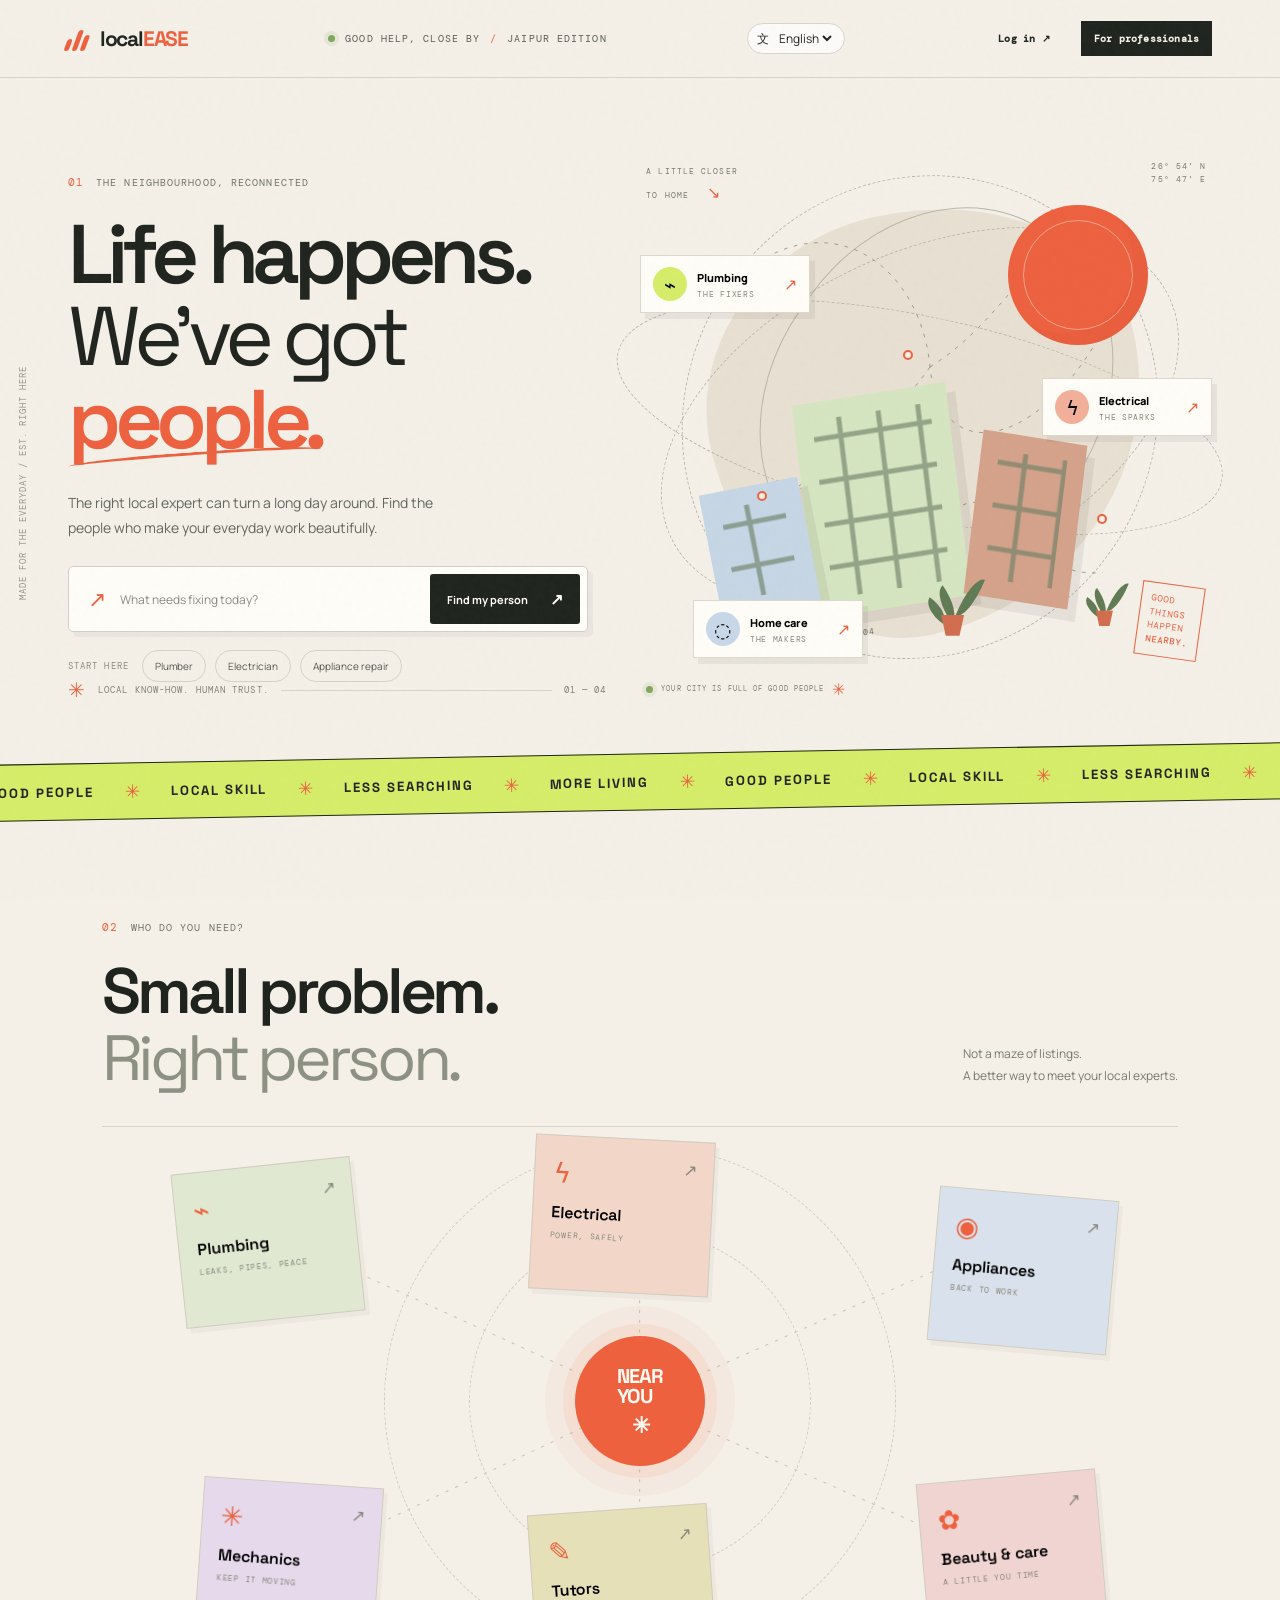
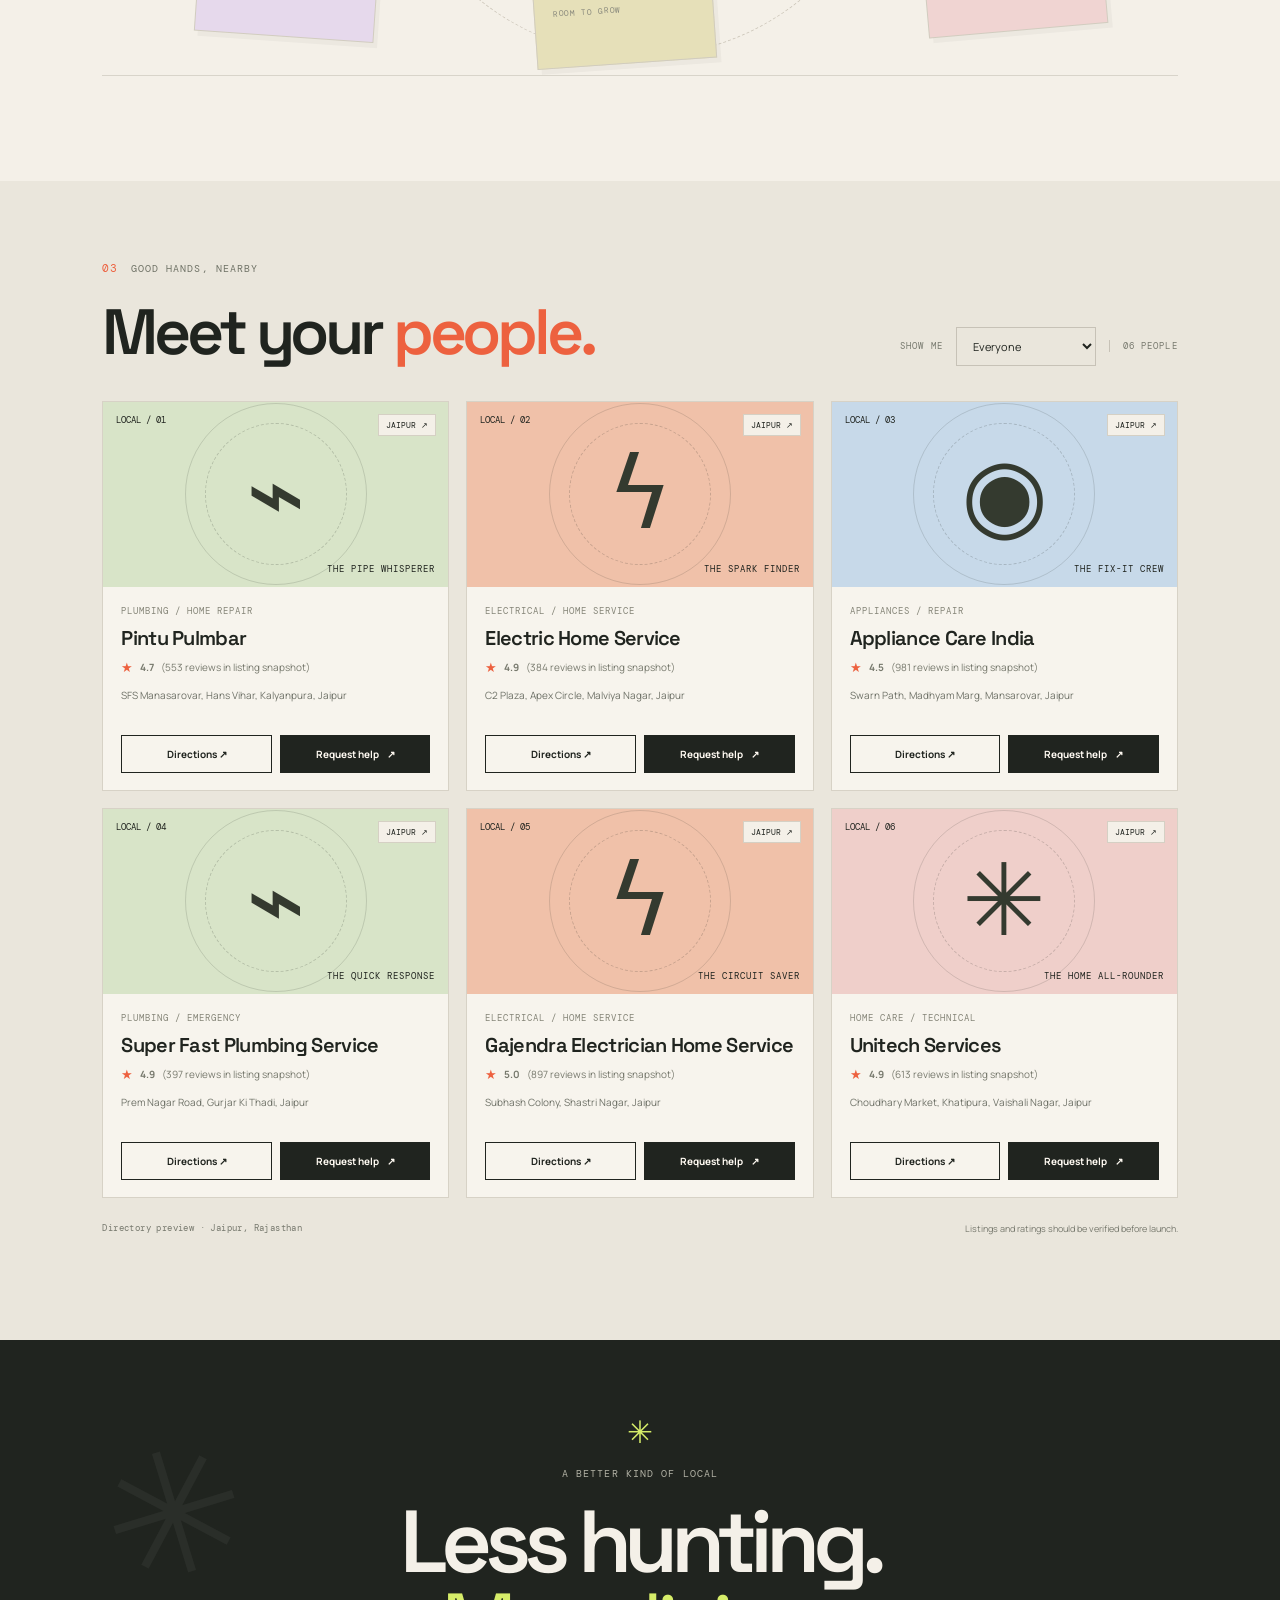
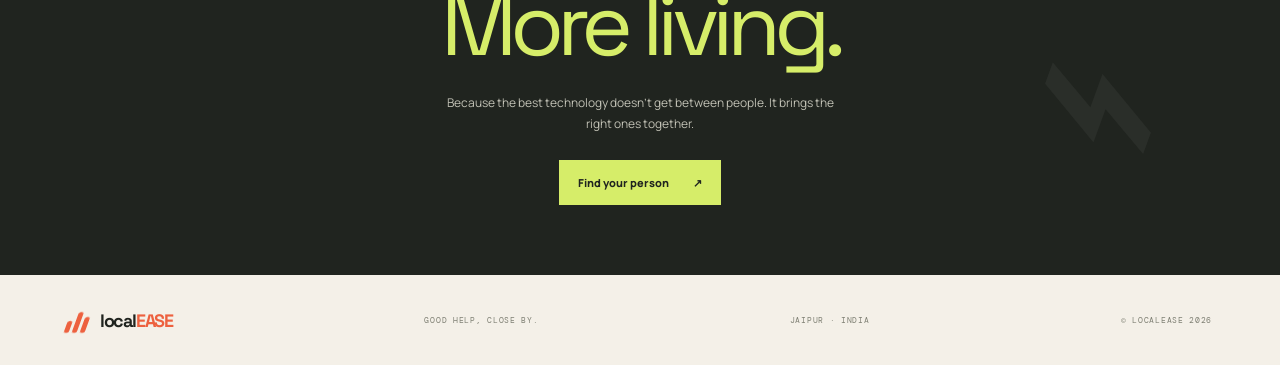
<file: index.html>
<!doctype html>
<html lang="en">
<head>
  <meta charset="UTF-8">
  <meta name="viewport" content="width=device-width, initial-scale=1">
  <meta name="theme-color" content="#f4f0e8">
  <title>LocalEASE — Your city, in good hands.</title>
  <link rel="preconnect" href="https://fonts.googleapis.com">
  <link rel="preconnect" href="https://fonts.gstatic.com" crossorigin>
  <link href="https://fonts.googleapis.com/css2?family=DM+Mono:wght@400;500&family=Manrope:wght@400;500;600;700;800&family=Space+Grotesk:wght@400;500;600;700&display=swap" rel="stylesheet">
  <link rel="stylesheet" href="style.css">
<script src="locale.js" defer></script></head>
<body>
  <div class="grain" aria-hidden="true"></div>
  <header class="topbar">
    <a class="wordmark" href="#" aria-label="LocalEASE home"><span class="logo-mark"><i></i><i></i><i></i></span>local<span>EASE</span></a>
    <div class="top-note"><span class="live-dot"></span> GOOD HELP, CLOSE BY <span class="slash">/</span> JAIPUR EDITION</div>
    <label class="language-picker" aria-label="Choose language"><span>文</span><select id="languageSelect" aria-label="Choose language"><option value="en">English</option><option value="hi">हिन्दी</option></select></label>
    <nav class="home-auth-links" aria-label="Account navigation"><a href="login.html">Log in ↗</a><a href="professional-register.html">For professionals</a></nav>
    <button class="menu-button" id="menuButton" aria-label="Open menu"><span></span><span></span></button>
  </header>

  <main>
    <section class="hero">
      <div class="hero-copy">
        <p class="eyebrow reveal"><span class="eyebrow-index">01</span> THE NEIGHBOURHOOD, RECONNECTED</p>
        <h1 class="hero-title reveal">Life happens.<br><span class="title-line">We've got</span> <span class="scribble-word">people.</span></h1>
        <p class="hero-sub reveal">The right local expert can turn a long day around. Find the people who make your everyday work beautifully.</p>
        <div class="search-wrap reveal">
          <span class="search-icon">↗</span>
          <input id="searchInput" type="search" placeholder="What needs fixing today?" aria-label="Search for a service">
          <button id="searchButton" class="search-button">Find my person <span>↗</span></button>
        </div>
        <div class="popular reveal"><span>START HERE</span><button data-query="Plumber">Plumber</button><button data-query="Electrician">Electrician</button><button data-query="Appliance">Appliance repair</button></div>
        <div class="hero-foot reveal"><span class="foot-star">✳</span><span>LOCAL KNOW-HOW. HUMAN TRUST.</span><span class="foot-rule"></span><span>01 — 04</span></div>
      </div>

      <div class="hero-art" id="heroArt" aria-label="Animated abstract illustration of a connected neighborhood">
        <div class="art-caption caption-top">A LITTLE CLOSER<br>TO HOME <span>↘</span></div>
        <div class="orbit orbit-one"></div><div class="orbit orbit-two"></div><div class="orbit orbit-three"></div>
        <svg class="connection-lines" viewBox="0 0 560 600" role="img" aria-label="Lines connecting neighborhood helpers">
          <path d="M95 135 C190 65 280 135 290 240 S400 330 470 210"/>
          <path d="M100 410 C170 320 260 420 320 390 S390 470 475 460"/>
          <path d="M290 240 C240 310 200 320 100 410"/>
          <path d="M290 240 C370 190 395 110 455 105"/>
        </svg>
        <div class="sun-disc"></div>
        <div class="art-building building-a"><span class="window-grid"></span><span class="building-label">HOME / 04</span></div>
        <div class="art-building building-b"><span class="window-grid"></span></div>
        <div class="art-building building-c"><span class="window-grid"></span></div>
        <div class="art-plant plant-a"><i></i><i></i><i></i><b></b></div>
        <div class="art-plant plant-b"><i></i><i></i><i></i><b></b></div>
        <button class="float-pin pin-plumber" data-service="Plumber" aria-label="Explore plumbing services"><span class="pin-icon">⌁</span><span><b>Plumbing</b><small>THE FIXERS</small></span><em>↗</em></button>
        <button class="float-pin pin-electric" data-service="Electrician" aria-label="Explore electricians"><span class="pin-icon">ϟ</span><span><b>Electrical</b><small>THE SPARKS</small></span><em>↗</em></button>
        <button class="float-pin pin-home" data-service="Appliance" aria-label="Explore appliance repair"><span class="pin-icon">◌</span><span><b>Home care</b><small>THE MAKERS</small></span><em>↗</em></button>
        <div class="map-node node-one"></div><div class="map-node node-two"></div><div class="map-node node-three"></div>
        <div class="art-stamp">GOOD<br>THINGS<br>HAPPEN<br><span>NEARBY.</span></div>
        <div class="art-caption caption-bottom"><span class="caption-dot"></span> YOUR CITY IS FULL OF GOOD PEOPLE <span>✳</span></div>
        <div class="art-coordinates">26° 54' N<br>75° 47' E</div>
      </div>
      <div class="vertical-note">MADE FOR THE EVERYDAY / EST. RIGHT HERE</div>
    </section>

    <section class="ticker" aria-label="LocalEASE values"><div class="ticker-track"><span>GOOD PEOPLE</span><b>✳</b><span>LOCAL SKILL</span><b>✳</b><span>LESS SEARCHING</span><b>✳</b><span>MORE LIVING</span><b>✳</b><span>GOOD PEOPLE</span><b>✳</b><span>LOCAL SKILL</span><b>✳</b><span>LESS SEARCHING</span><b>✳</b><span>MORE LIVING</span><b>✳</b></div></section>

    <section class="services-section" id="services">
      <div class="section-heading">
        <div><p class="eyebrow"><span class="eyebrow-index">02</span> WHO DO YOU NEED?</p><h2>Small problem.<br><span>Right person.</span></h2></div>
        <p class="section-aside">Not a maze of listings.<br>A better way to meet your local experts.</p>
      </div>
      <div class="service-constellation" id="serviceConstellation">
        <button class="service-orb orb-1" data-query="Plumber"><span class="orb-symbol">⌁</span><b>Plumbing</b><small>LEAKS, PIPES, PEACE</small><span class="orb-arrow">↗</span></button>
        <button class="service-orb orb-2" data-query="Electrician"><span class="orb-symbol">ϟ</span><b>Electrical</b><small>POWER, SAFELY</small><span class="orb-arrow">↗</span></button>
        <button class="service-orb orb-3" data-query="Appliance"><span class="orb-symbol">◉</span><b>Appliances</b><small>BACK TO WORK</small><span class="orb-arrow">↗</span></button>
        <button class="service-orb orb-4" data-query="Mechanic"><span class="orb-symbol">✳</span><b>Mechanics</b><small>KEEP IT MOVING</small><span class="orb-arrow">↗</span></button>
        <button class="service-orb orb-5" data-query="Tutor"><span class="orb-symbol">✎</span><b>Tutors</b><small>ROOM TO GROW</small><span class="orb-arrow">↗</span></button>
        <button class="service-orb orb-6" data-query="Beautician"><span class="orb-symbol">✿</span><b>Beauty & care</b><small>A LITTLE YOU TIME</small><span class="orb-arrow">↗</span></button>
        <div class="constellation-center"><span>NEAR<br>YOU</span><i>✳</i></div>
        <svg class="constellation-lines" viewBox="0 0 1000 560" preserveAspectRatio="none" aria-hidden="true"><path d="M500 280 L160 110 M500 280 L500 95 M500 280 L840 115 M500 280 L180 445 M500 280 L500 465 M500 280 L830 440"/></svg>
      </div>
    </section>

    <section class="people-section" id="people">
      <div class="people-top">
        <div><p class="eyebrow"><span class="eyebrow-index">03</span> GOOD HANDS, NEARBY</p><h2>Meet your <em>people.</em></h2></div>
        <div class="people-tools"><label class="filter-label" for="categoryFilter">SHOW ME</label><select id="categoryFilter"><option value="all">Everyone</option><option value="Plumber">Plumbers</option><option value="Electrician">Electricians</option><option value="Appliance">Appliance care</option></select><span class="results-count" id="resultsCount">06 PEOPLE</span></div>
      </div>
      <div class="people-grid" id="peopleGrid" aria-live="polite"></div>
      <div class="empty-state" id="emptyState" hidden><span>✳</span><h3>No one in this little corner yet.</h3><p>Try another service or a different search.</p><button id="clearSearch">Show everyone ↗</button></div>
      <p class="directory-note">Directory preview · Jaipur, Rajasthan <span>Listings and ratings should be verified before launch.</span></p>
    </section>

    <section class="manifesto">
      <div class="manifesto-mark">✳</div>
      <p class="eyebrow">A BETTER KIND OF LOCAL</p>
      <h2>Less hunting.<br><span>More living.</span></h2>
      <p>Because the best technology doesn't get between people. It brings the right ones together.</p>
      <button class="manifesto-cta" id="backToSearch">Find your person <span>↗</span></button>
      <div class="manifesto-doodle doodle-left">✳</div><div class="manifesto-doodle doodle-right">⌁</div>
    </section>
  </main>

  <footer class="footer">
    <a class="wordmark" href="#"><span class="logo-mark"><i></i><i></i><i></i></span>local<span>EASE</span></a>
    <span>GOOD HELP, CLOSE BY.</span><span>JAIPUR · INDIA</span><span>© LOCALEASE 2026</span>
  </footer>

  <div class="modal-backdrop" id="bookingModal" role="dialog" aria-modal="true" aria-labelledby="modalTitle" hidden>
    <div class="booking-modal">
      <button class="modal-close" id="closeModal" aria-label="Close dialog">×</button>
      <p class="eyebrow">LET'S GET THIS SORTED</p><div class="modal-symbol" id="modalSymbol">✳</div>
      <h2 id="modalTitle">Meet your person.</h2><p class="modal-description" id="modalDescription">A few details, and you're on your way.</p>
      <form id="bookingForm">
        <label>Your name<input name="customerName" required placeholder="What should we call you?"></label>
        <label>What do you need?<textarea name="need" required rows="3" placeholder="Tell us a little about the job…"></textarea></label>
        <label>Preferred day<input name="date" type="date" id="bookingDate"></label>
        <button class="search-button modal-submit" type="submit">Request a callback <span>↗</span></button>
      </form>
      <p class="demo-note">Demo request only — this won't contact the provider yet.</p>
    </div>
  </div>
  <div class="toast" id="toast" role="status" aria-live="polite"></div>
  <script src="script.js"></script>
</body>
</html>
</file>
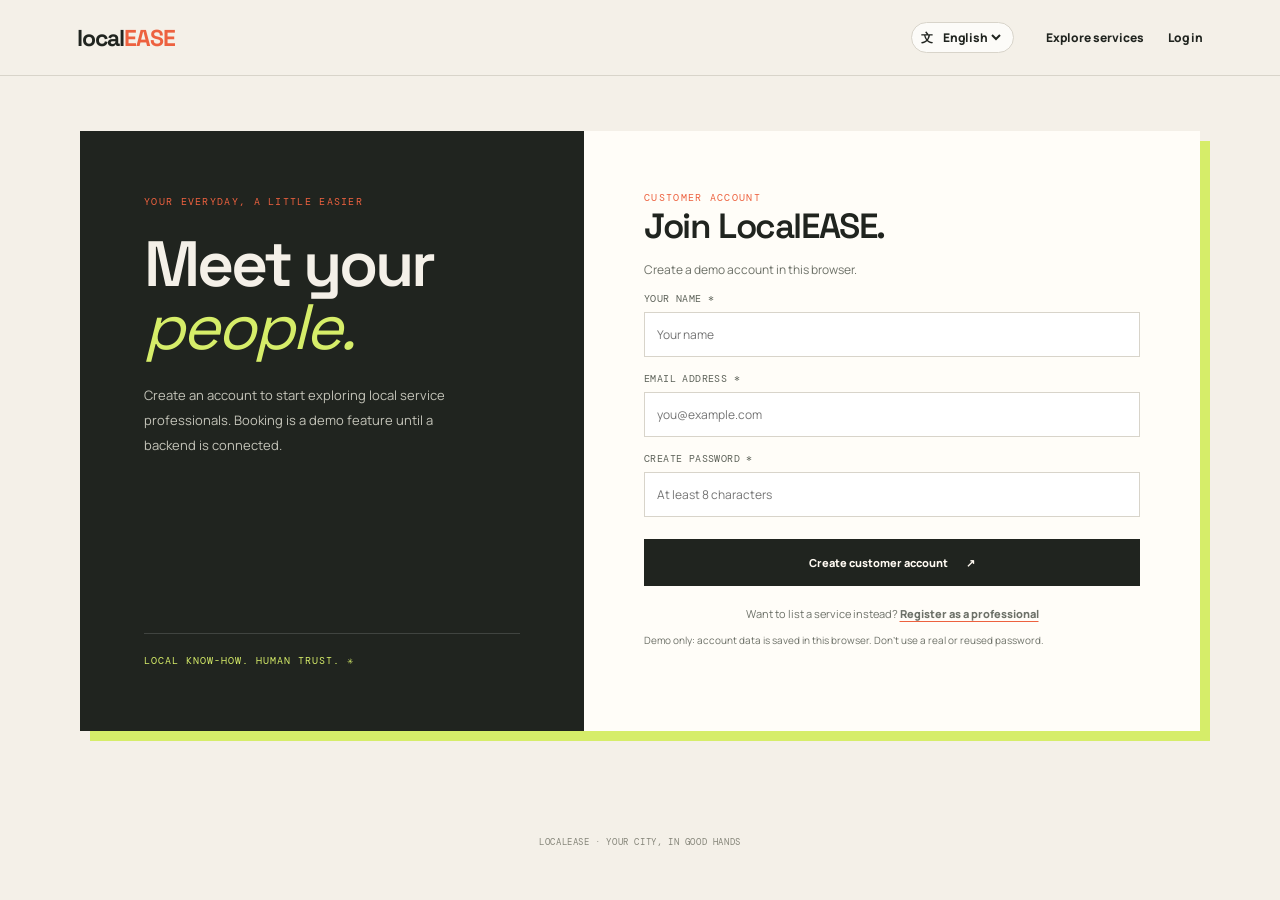
<file: customer-signup.html>
<!doctype html>
<html lang="en"><head><meta charset="utf-8"><meta name="viewport" content="width=device-width,initial-scale=1"><title>Create customer account · LocalEASE</title><link rel="stylesheet" href="auth.css"><script src="auth.js" defer></script><script src="locale.js" defer></script></head><body data-page="customer-register">
<header class="auth-nav"><a class="brand" href="index.html">local<span>EASE</span></a><nav class="nav-links"><label class="language-picker" aria-label="Choose language"><span>文</span><select id="languageSelect" aria-label="Choose language"><option value="en">English</option><option value="hi">हिन्दी</option></select></label><a href="index.html">Explore services</a><a href="login.html">Log in</a></nav></header>
<main class="auth-shell"><aside class="auth-aside"><div><div class="eyebrow">YOUR EVERYDAY, A LITTLE EASIER</div><h1>Meet your<br><em>people.</em></h1><p>Create an account to start exploring local service professionals. Booking is a demo feature until a backend is connected.</p></div><div class="aside-stamp">LOCAL KNOW-HOW. HUMAN TRUST. ✳</div></aside><section class="auth-panel"><div class="eyebrow">CUSTOMER ACCOUNT</div><h2>Join LocalEASE.</h2><p class="muted">Create a demo account in this browser.</p><div id="formNotice" aria-live="polite"></div><form id="customerRegisterForm"><div class="field"><label for="name">YOUR NAME *</label><input id="name" name="name" required maxlength="80" autocomplete="name" placeholder="Your name"></div><div class="field"><label for="email">EMAIL ADDRESS *</label><input id="email" name="email" type="email" required autocomplete="email" placeholder="you@example.com"></div><div class="field"><label for="password">CREATE PASSWORD *</label><input id="password" name="password" type="password" minlength="8" required autocomplete="new-password" placeholder="At least 8 characters"></div><button class="primary full" type="submit">Create customer account <span>↗</span></button></form><p class="auth-foot">Want to list a service instead? <a href="professional-register.html">Register as a professional</a></p><p class="file-hint">Demo only: account data is saved in this browser. Don't use a real or reused password.</p></section></main><footer class="footer-note">LOCALEASE · YOUR CITY, IN GOOD HANDS</footer>
</body></html>
</file>
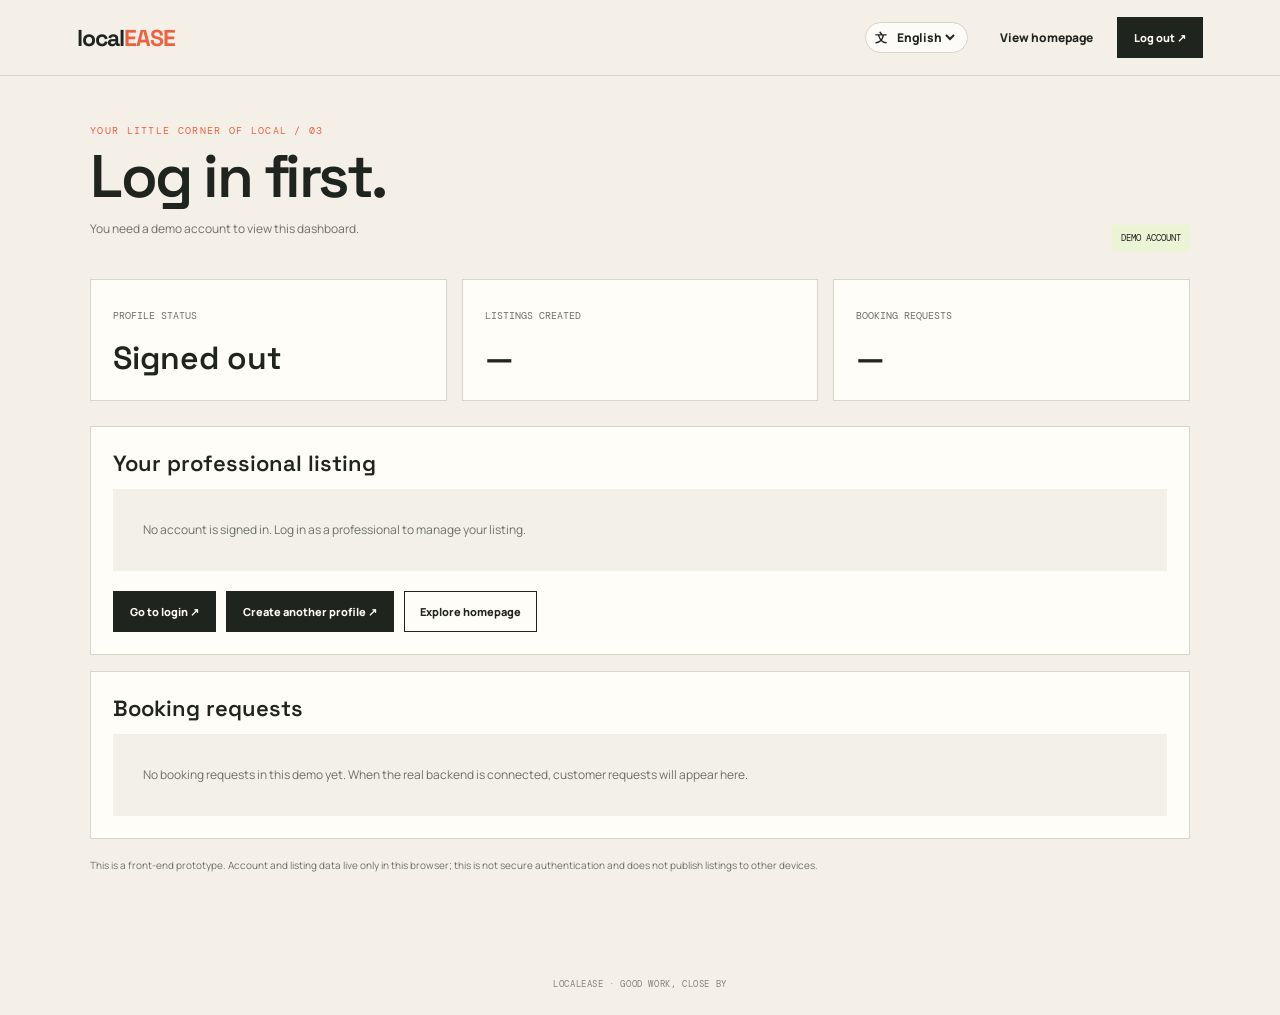
<file: dashboard.html>
<!doctype html>
<html lang="en"><head><meta charset="utf-8"><meta name="viewport" content="width=device-width,initial-scale=1"><title>Dashboard · LocalEASE</title><link rel="stylesheet" href="auth.css"><script src="auth.js" defer></script><script src="locale.js" defer></script></head><body data-page="dashboard">
<header class="auth-nav"><a class="brand" href="index.html">local<span>EASE</span></a><nav class="nav-links"><label class="language-picker" aria-label="Choose language"><span>文</span><select id="languageSelect" aria-label="Choose language"><option value="en">English</option><option value="hi">हिन्दी</option></select></label><a href="index.html">View homepage</a><button class="nav-cta" id="logoutButton" type="button">Log out ↗</button></nav></header>
<main class="page-wrap"><div class="page-heading"><div><div class="eyebrow">YOUR LITTLE CORNER OF LOCAL / 03</div><h1 id="welcomeTitle">Your dashboard.</h1><p id="welcomeCopy">Manage your profile and keep track of enquiries.</p></div><span class="status" id="accountStatus">DEMO ACCOUNT</span></div><div id="dashboardNotice" aria-live="polite"></div><div class="dashboard-grid"><div class="stat-card"><span>PROFILE STATUS</span><strong id="profileStat">Draft</strong></div><div class="stat-card"><span>LISTINGS CREATED</span><strong id="listingStat">0</strong></div><div class="stat-card"><span>BOOKING REQUESTS</span><strong id="bookingStat">0</strong></div></div><section class="content-card"><h2>Your professional listing</h2><div id="listingContent" class="empty-box">Loading your profile…</div><div class="bottom-actions"><a class="primary" href="professional-register.html">Create another profile ↗</a><a class="secondary" href="index.html">Explore homepage</a></div></section><section class="content-card" style="margin-top:16px"><h2>Booking requests</h2><div id="bookingContent" class="empty-box">No booking requests in this demo yet. When the real backend is connected, customer requests will appear here.</div></section><p class="file-hint" style="margin-top:18px">This is a front-end prototype. Account and listing data live only in this browser; this is not secure authentication and does not publish listings to other devices.</p></main><footer class="footer-note">LOCALEASE · GOOD WORK, CLOSE BY</footer>
</body></html>
</file>
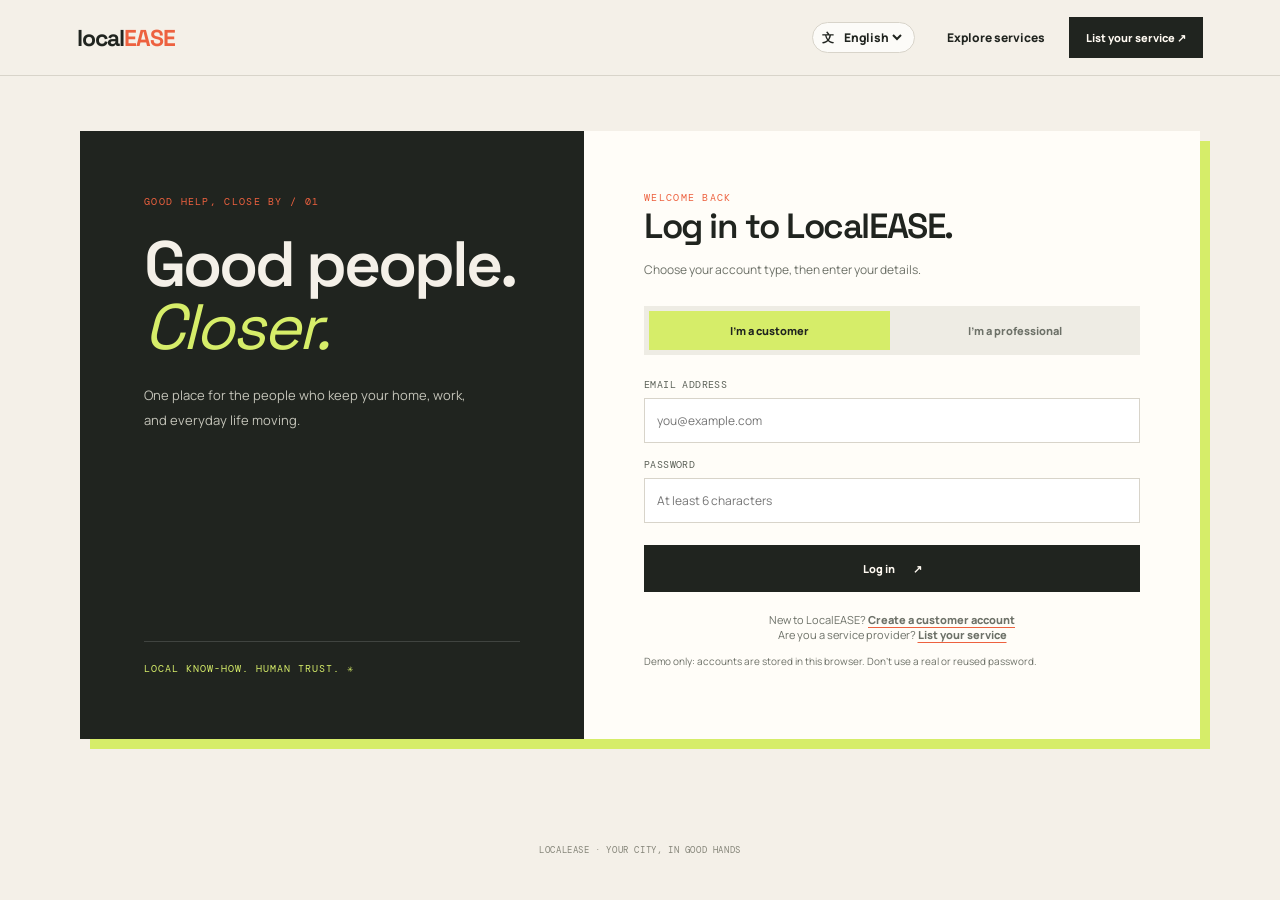
<file: login.html>
<!doctype html>
<html lang="en"><head><meta charset="utf-8"><meta name="viewport" content="width=device-width,initial-scale=1"><title>Log in · LocalEASE</title><link rel="stylesheet" href="auth.css"><script src="auth.js" defer></script><script src="locale.js" defer></script></head><body data-page="login">
<header class="auth-nav"><a class="brand" href="index.html">local<span>EASE</span></a><nav class="nav-links"><label class="language-picker" aria-label="Choose language"><span>文</span><select id="languageSelect" aria-label="Choose language"><option value="en">English</option><option value="hi">हिन्दी</option></select></label><a href="index.html">Explore services</a><a href="professional-register.html" class="nav-cta">List your service ↗</a></nav></header>
<main class="auth-shell"><aside class="auth-aside"><div><div class="eyebrow">GOOD HELP, CLOSE BY / 01</div><h1>Good people.<br><em>Closer.</em></h1><p>One place for the people who keep your home, work, and everyday life moving.</p></div><div class="aside-stamp">LOCAL KNOW-HOW. HUMAN TRUST. ✳</div></aside><section class="auth-panel"><div class="eyebrow">WELCOME BACK</div><h2>Log in to LocalEASE.</h2><p class="muted">Choose your account type, then enter your details.</p><div class="role-switch" role="group" aria-label="Account type"><button type="button" class="active" data-role="customer">I'm a customer</button><button type="button" data-role="professional">I'm a professional</button></div><div id="formNotice" aria-live="polite"></div><form id="loginForm"><div class="field"><label for="email">EMAIL ADDRESS</label><input id="email" type="email" autocomplete="email" required placeholder="you@example.com"></div><div class="field"><label for="password">PASSWORD</label><input id="password" type="password" autocomplete="current-password" minlength="6" required placeholder="At least 6 characters"></div><button class="primary full" type="submit">Log in <span>↗</span></button></form><p class="auth-foot">New to LocalEASE? <a href="customer-signup.html">Create a customer account</a><br><span>Are you a service provider? </span><a href="professional-register.html">List your service</a></p><p class="file-hint">Demo only: accounts are stored in this browser. Don't use a real or reused password.</p></section></main><footer class="footer-note">LOCALEASE · YOUR CITY, IN GOOD HANDS</footer>
</body></html>
</file>
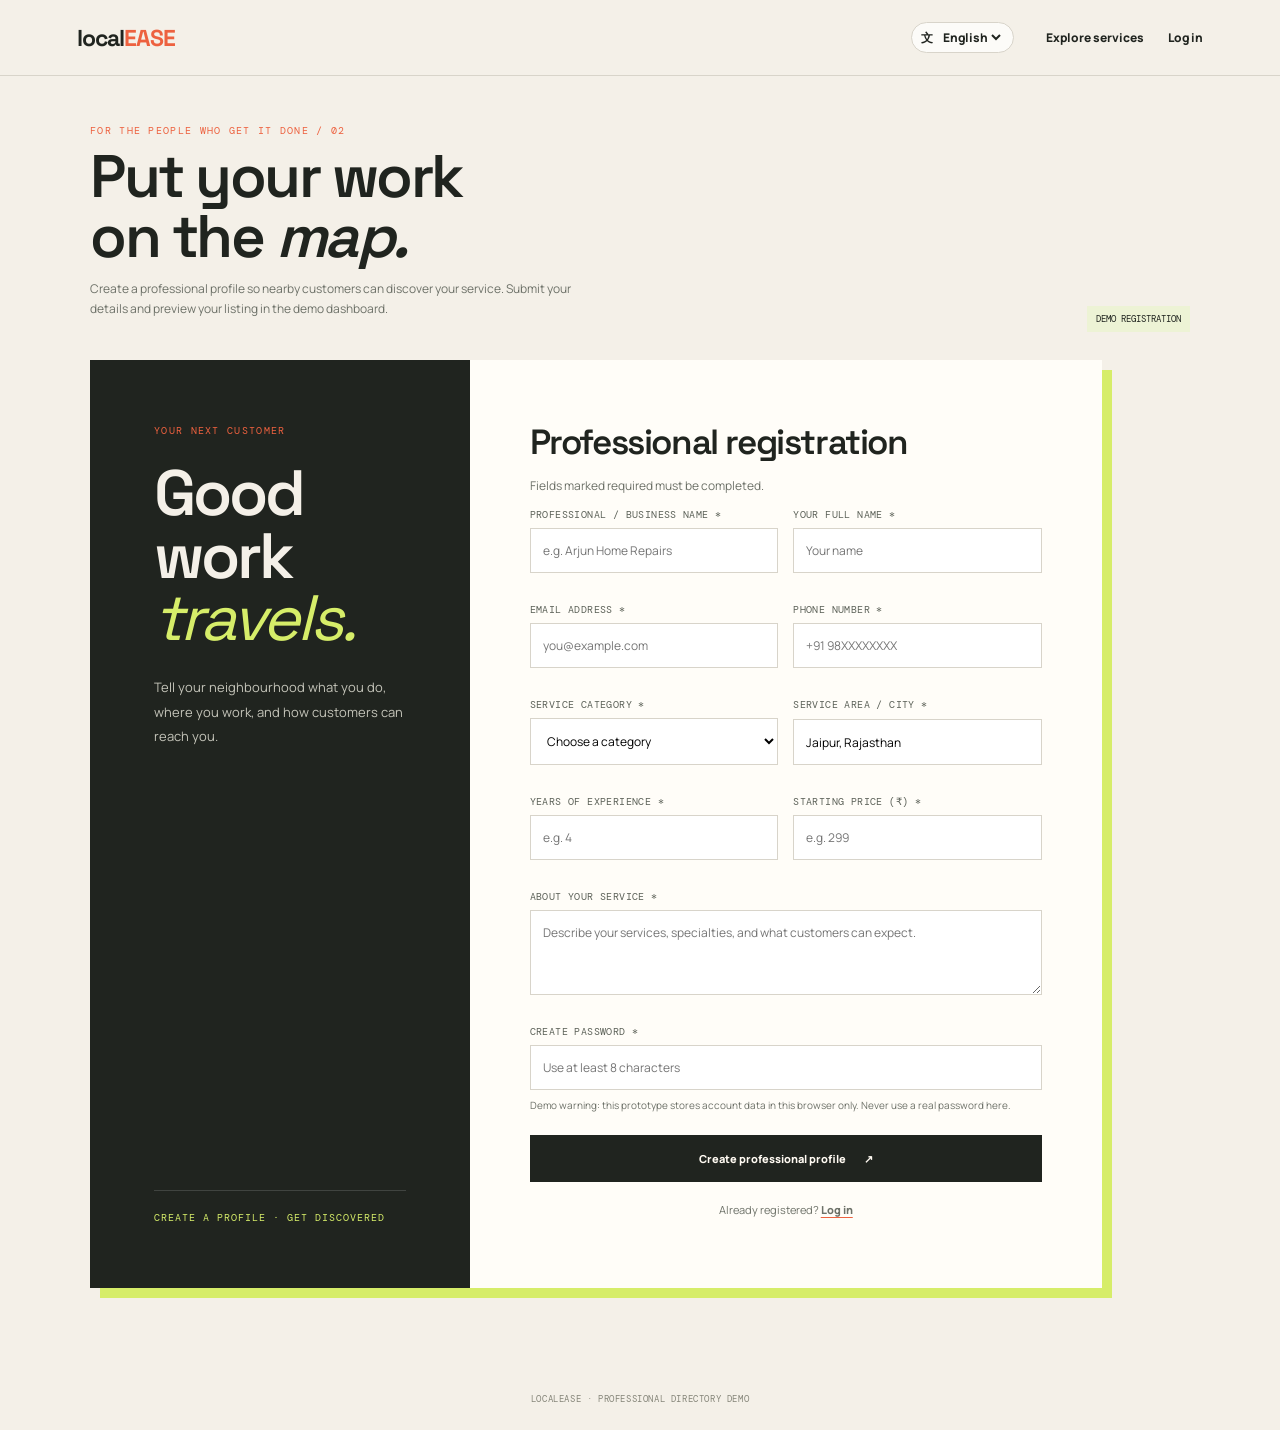
<file: professional-register.html>
<!doctype html>
<html lang="en"><head><meta charset="utf-8"><meta name="viewport" content="width=device-width,initial-scale=1"><title>List your service · LocalEASE</title><link rel="stylesheet" href="auth.css"><script src="auth.js" defer></script><script src="locale.js" defer></script></head><body data-page="register">
<header class="auth-nav"><a class="brand" href="index.html">local<span>EASE</span></a><nav class="nav-links"><label class="language-picker" aria-label="Choose language"><span>文</span><select id="languageSelect" aria-label="Choose language"><option value="en">English</option><option value="hi">हिन्दी</option></select></label><a href="index.html">Explore services</a><a href="login.html">Log in</a></nav></header>
<main class="page-wrap"><div class="page-heading"><div><div class="eyebrow">FOR THE PEOPLE WHO GET IT DONE / 02</div><h1>Put your work<br>on the <em>map.</em></h1><p>Create a professional profile so nearby customers can discover your service. Submit your details and preview your listing in the demo dashboard.</p></div><span class="status">DEMO REGISTRATION</span></div>
<div class="auth-shell" style="grid-template-columns:.75fr 1.25fr;margin:0;min-height:0"><aside class="auth-aside"><div><div class="eyebrow">YOUR NEXT CUSTOMER</div><h1>Good work<br><em>travels.</em></h1><p>Tell your neighbourhood what you do, where you work, and how customers can reach you.</p></div><div class="aside-stamp">CREATE A PROFILE · GET DISCOVERED</div></aside><section class="auth-panel"><h2>Professional registration</h2><p class="muted">Fields marked required must be completed.</p><div id="formNotice" aria-live="polite"></div>
<form id="registerForm"><div class="fields"><div class="field"><label for="businessName">PROFESSIONAL / BUSINESS NAME *</label><input id="businessName" name="businessName" required maxlength="80" placeholder="e.g. Arjun Home Repairs"></div><div class="field"><label for="ownerName">YOUR FULL NAME *</label><input id="ownerName" name="ownerName" required maxlength="80" placeholder="Your name"></div><div class="field"><label for="email">EMAIL ADDRESS *</label><input id="email" name="email" type="email" required autocomplete="email" placeholder="you@example.com"></div><div class="field"><label for="phone">PHONE NUMBER *</label><input id="phone" name="phone" type="tel" required pattern="[0-9+() -]{10,18}" placeholder="+91 98XXXXXXXX"></div><div class="field"><label for="category">SERVICE CATEGORY *</label><select id="category" name="category" required><option value="">Choose a category</option><option>Plumber</option><option>Electrician</option><option>Appliance repair</option><option>Mechanic</option><option>Tutor</option><option>Beauty and personal care</option><option>Cleaning</option><option>Carpenter</option><option>Other</option></select></div><div class="field"><label for="area">SERVICE AREA / CITY *</label><input id="area" name="area" required value="Jaipur, Rajasthan" placeholder="e.g. Jaipur, Rajasthan"></div><div class="field"><label for="experience">YEARS OF EXPERIENCE *</label><input id="experience" name="experience" type="number" min="0" max="70" required placeholder="e.g. 4"></div><div class="field"><label for="price">STARTING PRICE (₹) *</label><input id="price" name="price" type="number" min="0" max="10000000" required placeholder="e.g. 299"></div><div class="field full"><label for="description">ABOUT YOUR SERVICE *</label><textarea id="description" name="description" maxlength="600" required placeholder="Describe your services, specialties, and what customers can expect."></textarea></div><div class="field full"><label for="password">CREATE PASSWORD *</label><input id="password" name="password" type="password" minlength="8" required autocomplete="new-password" placeholder="Use at least 8 characters"><span class="file-hint">Demo warning: this prototype stores account data in this browser only. Never use a real password here.</span></div></div><button class="primary full" type="submit">Create professional profile <span>↗</span></button></form><p class="auth-foot">Already registered? <a href="login.html">Log in</a></p></section></div></main><footer class="footer-note">LOCALEASE · PROFESSIONAL DIRECTORY DEMO</footer>
</body></html>
</file>
<file: style.css>
@import url('https://fonts.googleapis.com/css2?family=DM+Mono:wght@400;500&family=Manrope:wght@400;500;600;700;800&family=Space+Grotesk:wght@400;500;600;700&display=swap');
:root{--paper:#f4f0e8;--ink:#20241f;--muted:#6d7168;--line:#d8d4ca;--orange:#ed613f;--lime:#d6ed69;--blue:#c9d8e8;--purple:#d9c8e8;--mono:'DM Mono',monospace;--display:'Space Grotesk',sans-serif;--body:'Manrope',sans-serif}
*{box-sizing:border-box}html{scroll-behavior:smooth}body{margin:0;background:var(--paper);color:var(--ink);font-family:var(--body);overflow-x:hidden}button,input,textarea,select{font:inherit}button{cursor:pointer}a{color:inherit;text-decoration:none}.grain{pointer-events:none;position:fixed;inset:0;z-index:20;opacity:.12;background-image:url("data:image/svg+xml,%3Csvg viewBox='0 0 180 180' xmlns='http://www.w3.org/2000/svg'%3E%3Cfilter id='n'%3E%3CfeTurbulence type='fractalNoise' baseFrequency='.88' numOctaves='3' stitchTiles='stitch'/%3E%3C/filter%3E%3Crect width='100%25' height='100%25' filter='url(%23n)' opacity='.22'/%3E%3C/svg%3E")}
.topbar{height:78px;padding:0 5.3%;display:flex;align-items:center;justify-content:space-between;border-bottom:1px solid var(--line);position:relative;z-index:10}.wordmark{font:700 21px var(--display);letter-spacing:-1.2px;display:flex;align-items:center;gap:7px}.wordmark>span:last-child{color:var(--orange);margin-left:-7px}.logo-mark{width:25px;height:25px;display:flex;align-items:flex-end;gap:3px;transform:skew(-20deg)}.logo-mark i{display:block;width:5px;background:var(--orange);border-radius:4px}.logo-mark i:nth-child(1){height:12px}.logo-mark i:nth-child(2){height:21px}.logo-mark i:nth-child(3){height:16px}.top-note,.eyebrow,.hero-foot,.popular>span,.art-caption,.art-coordinates,.art-stamp,.building-label,.float-pin small,.service-orb small,.filter-label,.results-count,.directory-note,.footer>span,.demo-note{font:10px var(--mono);letter-spacing:1.1px}.top-note{display:flex;align-items:center;gap:10px;color:#575b52}.live-dot,.caption-dot{width:7px;height:7px;background:#82a65d;border-radius:50%;display:inline-block;box-shadow:0 0 0 4px #82a65d20}.slash{color:var(--orange)}.menu-button{display:none;background:none;border:0;width:35px;height:35px}.menu-button span{display:block;height:2px;background:var(--ink);margin:6px}
.hero{min-height:670px;display:grid;grid-template-columns:1fr 1.04fr;position:relative;padding:65px 5.3% 45px;overflow:hidden}.hero-copy{padding-top:32px;position:relative;z-index:2}.eyebrow{color:#707367;display:flex;align-items:center;gap:12px;margin:0 0 24px}.eyebrow-index{color:var(--orange);font-size:11px}.hero-title{font:600 clamp(54px,6.5vw,96px)/.99 var(--display);letter-spacing:-.075em;margin:0;max-width:660px}.title-line{font-weight:400}.scribble-word{color:var(--orange);position:relative;display:inline-block}.scribble-word:after{content:"";position:absolute;height:9px;left:0;right:0;bottom:-4px;border-top:3px solid var(--orange);border-radius:50%;transform:rotate(-4deg)}.hero-sub{max-width:405px;line-height:1.8;font-size:14px;color:#62665d;margin:30px 0 26px}.search-wrap{width:min(100%,520px);min-height:63px;background:#fffdf8;border:1px solid #d4d0c6;border-radius:5px;padding:7px;display:flex;align-items:center;box-shadow:5px 5px 0 #20241f0b;transition:box-shadow .3s,transform .3s}.search-wrap:focus-within{box-shadow:6px 6px 0 var(--lime);transform:translate(-2px,-2px)}.search-icon{font-size:22px;color:var(--orange);padding:0 12px}.search-wrap input{min-width:0;flex:1;background:transparent;border:0;outline:0;font-size:12px;color:var(--ink)}.search-wrap input::placeholder{color:#8b8b80}.search-button{border:0;background:var(--ink);color:#fffdf8;padding:14px 17px;border-radius:3px;font-size:11px;font-weight:700;display:flex;align-items:center;gap:22px;white-space:nowrap;transition:background .2s,transform .2s}.search-button:hover{background:var(--orange);transform:translateY(-2px)}.search-button span{font-size:16px}.popular{display:flex;align-items:center;gap:9px;margin-top:18px;flex-wrap:wrap}.popular>span{color:#8b8c80;margin-right:4px;font-size:9px}.popular button{border:1px solid #d6d1c7;background:transparent;border-radius:99px;padding:8px 12px;font-size:10px;color:#53574e;transition:all .2s}.popular button:hover{background:var(--lime);border-color:var(--lime);transform:rotate(-2deg)}.hero-foot{position:absolute;bottom:0;left:0;right:4%;display:flex;align-items:center;gap:12px;color:#818176;font-size:9px}.foot-star{font-size:20px;color:var(--orange)}.foot-rule{height:1px;background:var(--line);flex:1}.vertical-note{position:absolute;left:17px;top:43%;writing-mode:vertical-rl;transform:rotate(180deg);font:9px var(--mono);letter-spacing:1px;color:#9a978b}
.hero-art{min-height:550px;position:relative;isolation:isolate;perspective:900px}.hero-art:before{content:"";position:absolute;width:75%;height:75%;left:14%;top:12%;background:#e8e0d2;border-radius:48% 52% 60% 40%/45% 40% 60% 55%;transform:rotate(-13deg);z-index:-3;animation:shapeDrift 12s ease-in-out infinite alternate}.hero-art:after{content:"";position:absolute;width:55%;height:70%;left:25%;top:10%;border:1px solid #b9b7a9;border-radius:48%;transform:rotate(35deg);z-index:-2}.orbit{position:absolute;border:1px dashed #b9b6a9;border-radius:50%;left:50%;top:49%;transform:translate(-50%,-50%);pointer-events:none}.orbit-one{width:95%;height:58%;transform:translate(-50%,-50%) rotate(-26deg)}.orbit-two{width:80%;height:88%;transform:translate(-50%,-50%) rotate(37deg)}.orbit-three{width:106%;height:36%;transform:translate(-50%,-50%) rotate(12deg)}.sun-disc{position:absolute;width:140px;height:140px;right:11%;top:11%;border-radius:50%;background:var(--orange);box-shadow:inset -15px -12px 0 #c8482f1c;animation:sunBob 7s ease-in-out infinite}.sun-disc:after{content:"";position:absolute;inset:15px;border:1px solid #fff6;border-radius:50%}.connection-lines{position:absolute;inset:0;width:100%;height:100%;z-index:0;overflow:visible}.connection-lines path{fill:none;stroke:#72796a;stroke-width:1;stroke-dasharray:4 7;opacity:.7;animation:dash 20s linear infinite}.art-building{position:absolute;bottom:17%;z-index:1;box-shadow:9px 11px 0 #20241f12;transform-style:preserve-3d;transition:transform .6s cubic-bezier(.2,.8,.2,1)}.building-a{width:155px;height:215px;left:30%;background:#d6e5c1;transform:rotate(-7deg) skewY(-2deg)}.building-b{width:105px;height:165px;left:59%;bottom:18%;background:#d5a28a;transform:rotate(7deg) skewY(2deg)}.building-c{width:100px;height:128px;left:14%;bottom:16%;background:#c6d6e5;transform:rotate(-11deg)}.window-grid{position:absolute;inset:18px;display:block;background:repeating-linear-gradient(90deg,transparent 0 24px,#6d8067 25px 29px,transparent 30px 40px),repeating-linear-gradient(0deg,transparent 0 28px,#6d8067 29px 33px,transparent 34px 43px);opacity:.65}.building-label{position:absolute;bottom:-25px;left:0;font-size:8px;color:#656b5e}.art-plant{position:absolute;bottom:12%;left:52%;width:40px;height:80px;z-index:3}.art-plant b{position:absolute;bottom:0;left:9px;width:23px;height:21px;background:#d16d4e;clip-path:polygon(0 0,100% 0,80% 100%,20% 100%)}.art-plant i{position:absolute;bottom:18px;left:18px;width:14px;height:35px;background:#607b54;border-radius:100% 0 100% 0;transform-origin:bottom;transform:rotate(-35deg)}.art-plant i:nth-child(2){transform:rotate(22deg);height:44px;left:23px}.art-plant i:nth-child(3){transform:rotate(-55deg);height:26px;left:8px}.plant-b{left:78%;bottom:12%;transform:scale(.75)}.float-pin{position:absolute;display:flex;align-items:center;gap:10px;background:#fffdf7;border:1px solid #ded8cc;padding:11px 12px;box-shadow:5px 6px 0 #20241f10;z-index:5;text-align:left;min-width:170px;animation:float 6s ease-in-out infinite;transition:transform .25s,box-shadow .25s}.float-pin:hover{transform:translateY(-6px) rotate(-2deg);box-shadow:8px 10px 0 #20241f16}.float-pin b{display:block;font-size:11px;font-weight:800}.float-pin small{display:block;font-size:8px;color:#8a897d;margin-top:4px;letter-spacing:.7px}.float-pin em{font-style:normal;margin-left:auto;color:var(--orange)}.pin-icon{width:34px;height:34px;border-radius:50%;display:grid;place-items:center;background:var(--lime);font-size:20px}.pin-electric .pin-icon{background:#f2b09a}.pin-home .pin-icon{background:#c8d8e9}.pin-plumber{left:2%;top:20%;animation-delay:-1.2s}.pin-electric{right:0;top:42%;animation-delay:-3s}.pin-home{left:11%;bottom:8%;animation-delay:-4.2s}.map-node{position:absolute;width:10px;height:10px;border:2px solid var(--orange);background:var(--paper);border-radius:50%;z-index:4;animation:nodePulse 3s infinite}.node-one{left:47%;top:37%}.node-two{right:18%;bottom:32%;animation-delay:1s}.node-three{left:22%;bottom:36%;animation-delay:2s}.art-stamp{position:absolute;right:2%;bottom:8%;font-size:9px;line-height:1.5;transform:rotate(8deg);border:1px solid var(--orange);color:var(--orange);padding:9px;z-index:4}.art-stamp span{font-weight:500}.art-caption{position:absolute;z-index:4;color:#787a6e;font-size:8px;line-height:1.7}.caption-top{left:3%;top:4%}.caption-top span{color:var(--orange);font-size:16px;margin-left:12px}.caption-bottom{left:3%;bottom:0;display:flex;align-items:center;gap:8px;font-size:7px}.caption-bottom span:last-child{color:var(--orange);font-size:16px}.art-coordinates{position:absolute;right:1%;top:3%;font-size:8px;line-height:1.7;text-align:right;color:#77796d}
.ticker{overflow:hidden;background:var(--lime);border-top:1px solid var(--ink);border-bottom:1px solid var(--ink);padding:15px 0;transform:rotate(-1deg) scale(1.02);margin:6px 0 65px}.ticker-track{display:flex;align-items:center;justify-content:space-around;gap:30px;white-space:nowrap;animation:ticker 32s linear infinite;width:max-content}.ticker-track span{font:700 13px var(--display);letter-spacing:1.8px}.ticker-track b{font-size:18px;font-weight:400;color:var(--orange)}
.services-section,.people-section{padding:45px 8% 105px}.section-heading,.people-top{display:flex;justify-content:space-between;align-items:flex-end;gap:25px}.section-heading h2,.people-top h2{font:600 clamp(42px,5vw,66px)/1.04 var(--display);letter-spacing:-.065em;margin:0}.section-heading h2 span{font-weight:400;color:#8d9184}.section-aside{font-size:12px;line-height:1.8;color:#77796d;margin:0 0 5px}.service-constellation{height:550px;position:relative;margin-top:35px;border-top:1px solid var(--line);border-bottom:1px solid var(--line);overflow:hidden}.service-constellation:before,.service-constellation:after{content:"";position:absolute;border:1px dashed #d0cabe;border-radius:50%;width:510px;height:510px;left:50%;top:50%;transform:translate(-50%,-50%)}.service-constellation:after{width:340px;height:340px}.constellation-lines{position:absolute;inset:0;width:100%;height:100%;z-index:0}.constellation-lines path{stroke:#c7c2b6;stroke-width:1;stroke-dasharray:3 7;fill:none}.constellation-center{position:absolute;left:50%;top:50%;transform:translate(-50%,-50%);width:130px;height:130px;border-radius:50%;background:var(--orange);display:flex;align-items:center;justify-content:center;flex-direction:column;z-index:2;color:#fffaf2;font:700 20px/1 var(--display);letter-spacing:-1px;box-shadow:0 0 0 12px #ed613f18,0 0 0 30px #ed613f0b;animation:centerPulse 5s ease-in-out infinite}.constellation-center i{font-style:normal;font-size:22px;margin-top:8px}.service-orb{position:absolute;z-index:3;width:180px;min-height:155px;border:1px solid #d1ccbf;background:#f9f6ef;padding:18px;text-align:left;display:flex;flex-direction:column;align-items:flex-start;transition:transform .45s cubic-bezier(.2,.8,.2,1),box-shadow .3s,border-radius .4s;box-shadow:4px 5px 0 #20241f09}.service-orb:hover{transform:translateY(-9px) rotate(-3deg)!important;box-shadow:9px 12px 0 #20241f12;border-radius:40% 8% 35% 8%}.orb-symbol{font-size:27px;color:var(--orange);margin-bottom:11px}.service-orb b{font:600 16px var(--display)}.service-orb small{font-size:8px;color:#88887c;margin-top:7px;letter-spacing:.7px}.orb-arrow{position:absolute;right:16px;top:16px;font-size:17px;color:#88887c}.orb-1{left:7%;top:7%;transform:rotate(-6deg);background:#e0e8d2}.orb-2{left:40%;top:2%;transform:rotate(3deg);background:#f2d7c9}.orb-3{right:6%;top:12%;transform:rotate(5deg);background:#d9e2ec}.orb-4{left:9%;bottom:7%;transform:rotate(4deg);background:#e6d9ec}.orb-5{left:40%;bottom:2%;transform:rotate(-4deg);background:#e6e0b9}.orb-6{right:7%;bottom:8%;transform:rotate(-5deg);background:#f0d4d2}
.people-section{background:#eae6dc;padding-top:80px}.people-top{margin-bottom:35px}.people-top h2 em{font-style:normal;color:var(--orange)}.people-tools{display:flex;align-items:center;gap:13px;flex-wrap:wrap}.filter-label,.results-count{font-size:9px;color:#77796e}.people-tools select{background:transparent;border:1px solid #c7c2b7;padding:10px 30px 10px 12px;border-radius:0;color:var(--ink);font-size:11px;outline-offset:3px}.results-count{border-left:1px solid #c7c2b7;padding-left:13px}.people-grid{display:grid;grid-template-columns:repeat(3,minmax(0,1fr));gap:17px}.person-card{position:relative;background:#f7f4ed;border:1px solid #d7d2c6;padding:0;min-width:0;display:flex;flex-direction:column;transition:transform .35s,box-shadow .35s;overflow:hidden;animation:cardIn .5s both}.person-card:hover{transform:translateY(-7px) rotate(-.5deg);box-shadow:7px 9px 0 #20241f0e}.person-art{height:185px;position:relative;overflow:hidden;background:#dce4cf;display:flex;align-items:center;justify-content:center}.person-art:before{content:"";position:absolute;width:180px;height:180px;border:1px solid #20241f25;border-radius:50%;left:50%;top:50%;transform:translate(-50%,-50%)}.person-art:after{content:"";position:absolute;width:140px;height:140px;border:1px dashed #20241f32;border-radius:50%;left:50%;top:50%;transform:translate(-50%,-50%)}.person-art .big-glyph{font:100px/1 var(--display);color:#343a2f;position:relative;z-index:1;transition:transform .4s}.person-card:hover .big-glyph{transform:rotate(15deg) scale(1.1)}.person-art .art-index{position:absolute;top:12px;left:13px;font:9px var(--mono);z-index:2}.person-art .art-kind{position:absolute;bottom:12px;right:13px;font:9px var(--mono);letter-spacing:1px;z-index:2}.person-art.plumbing{background:#d8e4c8}.person-art.electric{background:#f0c1a9}.person-art.appliance{background:#c7d9e9}.person-art.repair{background:#ded0e7}.person-art.home{background:#e7dfb8}.person-art.general{background:#efcfca}.person-info{padding:18px 18px 17px;display:flex;flex-direction:column;flex:1}.person-type{font:9px var(--mono);letter-spacing:1px;color:#858578}.person-name{font:600 20px var(--display);letter-spacing:-.7px;margin:8px 0 7px}.person-meta{display:flex;align-items:center;gap:7px;font-size:10px;color:#77796d}.rating-star{color:var(--orange);font-size:13px}.person-address{font-size:10px;line-height:1.6;color:#6e7167;margin:11px 0 16px;min-height:32px}.person-actions{display:flex;gap:8px;margin-top:auto}.person-actions button,.person-actions a{flex:1;display:flex;align-items:center;justify-content:center;gap:8px;padding:11px 8px;font-size:10px;font-weight:700;border:1px solid var(--ink);background:transparent;color:var(--ink);transition:all .2s}.person-actions .book-button{background:var(--ink);color:#fffaf2}.person-actions button:hover,.person-actions a:hover{background:var(--lime);color:var(--ink);border-color:var(--lime)}.verified-mark{position:absolute;top:12px;right:12px;background:var(--paper);border:1px solid #d5d0c4;padding:5px 7px;font:8px var(--mono);z-index:3}.directory-note{display:flex;justify-content:space-between;gap:15px;margin:24px 0 0;color:#77796e;font-size:9px;letter-spacing:.4px}.directory-note span{font-family:var(--body);letter-spacing:0}
.empty-state{text-align:center;padding:60px 15px}.empty-state>span{font-size:35px;color:var(--orange)}.empty-state h3{font:600 25px var(--display)}.empty-state p{font-size:12px;color:var(--muted)}.empty-state button{border:0;background:var(--lime);padding:12px 18px;font-size:11px;font-weight:700}
.manifesto{background:var(--ink);color:var(--paper);min-height:475px;position:relative;overflow:hidden;text-align:center;display:flex;flex-direction:column;align-items:center;justify-content:center;padding:70px 20px}.manifesto-mark{font-size:31px;color:var(--lime);animation:spinSlow 25s linear infinite}.manifesto .eyebrow{color:#b1b1a4;margin:15px 0 20px}.manifesto h2{font:600 clamp(50px,7vw,88px)/.95 var(--display);letter-spacing:-.08em;margin:0}.manifesto h2 span{color:var(--lime);font-weight:400}.manifesto>p:not(.eyebrow){font-size:12px;color:#c0c0b4;line-height:1.8;max-width:390px;margin:25px auto}.manifesto-cta{background:var(--lime);color:var(--ink);border:0;padding:15px 19px;display:flex;gap:24px;font-size:11px;font-weight:800;align-items:center}.manifesto-cta:hover{transform:rotate(-2deg) scale(1.03)}.manifesto-doodle{position:absolute;font-size:170px;color:#ffffff0c}.doodle-left{left:8%;top:10%;transform:rotate(-17deg)}.doodle-right{right:8%;bottom:4%;font-size:240px;transform:rotate(20deg)}
.footer{min-height:90px;padding:25px 5.3%;display:flex;align-items:center;justify-content:space-between;gap:20px}.footer .wordmark{font-size:18px}.footer>span{color:#7e7f73;font-size:8px;letter-spacing:.7px}
.modal-backdrop{position:fixed;inset:0;z-index:100;background:#20241f9c;display:grid;place-items:center;padding:20px;backdrop-filter:blur(4px)}.modal-backdrop[hidden]{display:none}.booking-modal{width:min(100%,470px);max-height:90vh;overflow:auto;background:var(--paper);padding:35px;position:relative;box-shadow:12px 12px 0 #d6ed69}.modal-close{position:absolute;right:18px;top:12px;border:0;background:transparent;font-size:28px}.modal-symbol{width:50px;height:50px;background:var(--orange);color:#fff;border-radius:50%;display:grid;place-items:center;font-size:25px;margin:8px 0 15px}.booking-modal h2{font:600 34px var(--display);letter-spacing:-1.5px;margin:0}.modal-description{font-size:12px;color:var(--muted);line-height:1.7}.booking-modal form{display:grid;gap:15px;margin-top:20px}.booking-modal label{display:grid;gap:7px;font:10px var(--mono);letter-spacing:.4px}.booking-modal input,.booking-modal textarea{width:100%;border:1px solid #d0cabe;background:#fffdf8;padding:12px;font:12px var(--body);outline-color:var(--orange);resize:vertical}.modal-submit{justify-content:space-between;width:100%;margin-top:4px}.demo-note{font-size:8px;letter-spacing:.2px;color:#878779;margin-top:16px}.toast{position:fixed;bottom:22px;left:50%;transform:translate(-50%,20px);opacity:0;pointer-events:none;z-index:120;background:var(--ink);color:#fff;padding:13px 18px;font-size:11px;box-shadow:4px 4px 0 var(--lime);transition:all .25s;max-width:90vw;text-align:center}.toast.show{opacity:1;transform:translate(-50%,0)}
.reveal{animation:revealUp .8s cubic-bezier(.2,.7,.2,1) both}.hero-title{animation-delay:.1s}.hero-sub{animation-delay:.2s}.search-wrap{animation-delay:.3s}.popular{animation-delay:.4s}.hero-foot{animation-delay:.5s}
@keyframes revealUp{from{opacity:0;transform:translateY(20px)}to{opacity:1;transform:translateY(0)}}@keyframes shapeDrift{0%{border-radius:48% 52% 60% 40%/45% 40% 60% 55%;transform:rotate(-13deg) scale(.98)}100%{border-radius:62% 38% 44% 56%/54% 60% 40% 46%;transform:rotate(4deg) scale(1.03)}}@keyframes sunBob{0%,100%{transform:translateY(0) rotate(0)}50%{transform:translateY(-14px) rotate(12deg)}}@keyframes float{0%,100%{translate:0 0}50%{translate:0 -10px}}@keyframes dash{to{stroke-dashoffset:-220}}@keyframes nodePulse{0%,100%{box-shadow:0 0 0 0 #ed613f00}50%{box-shadow:0 0 0 9px #ed613f20}}@keyframes ticker{to{transform:translateX(-50%)}}@keyframes centerPulse{0%,100%{box-shadow:0 0 0 12px #ed613f18,0 0 0 30px #ed613f0b}50%{box-shadow:0 0 0 18px #ed613f12,0 0 0 42px #ed613f08}}@keyframes spinSlow{to{transform:rotate(360deg)}}@keyframes cardIn{from{opacity:0;transform:translateY(15px)}to{opacity:1;transform:translateY(0)}}
@media(max-width:1050px){.hero{grid-template-columns:1fr 1fr;padding-left:5%;padding-right:5%}.hero-title{font-size:clamp(52px,6vw,78px)}.hero-art{transform:scale(.94);transform-origin:center}.float-pin{min-width:145px;padding:9px}.pin-icon{width:29px;height:29px}.people-grid{grid-template-columns:repeat(2,minmax(0,1fr))}.services-section,.people-section{padding-left:6%;padding-right:6%}.service-orb{width:160px}.orb-1{left:3%}.orb-3{right:3%}.orb-4{left:4%}.orb-6{right:3%}}
@media(max-width:760px){.topbar{height:68px;padding:0 5%}.top-note{display:none}.menu-button{display:block}.hero{display:flex;flex-direction:column;padding:35px 6% 28px;overflow:hidden}.hero-copy{padding-top:10px}.hero-title{font-size:clamp(54px,12vw,82px)}.hero-sub{margin-top:24px}.hero-foot{position:static;margin-top:32px}.vertical-note{display:none}.hero-art{margin-top:15px;min-height:430px;transform:none}.hero-art:before{left:10%;width:80%;height:82%;top:8%}.sun-disc{width:105px;height:105px;right:10%;top:10%}.building-a{width:120px;height:175px;left:31%;bottom:20%}.building-b{width:80px;height:135px;left:59%;bottom:21%}.building-c{width:75px;height:105px;left:13%;bottom:18%}.float-pin{min-width:145px}.pin-plumber{left:0;top:15%}.pin-electric{right:-2%;top:40%}.pin-home{left:6%;bottom:7%}.art-stamp{right:0;bottom:7%}.caption-bottom{bottom:0}.ticker{margin:8px 0 35px;padding:12px 0}.ticker-track span{font-size:11px}.services-section,.people-section{padding:45px 6% 70px}.section-heading,.people-top{align-items:flex-start;flex-direction:column}.section-heading h2,.people-top h2{font-size:52px}.section-aside{margin-top:0}.service-constellation{height:auto;min-height:650px;display:grid;grid-template-columns:repeat(2,minmax(0,1fr));gap:12px;padding:25px 0;align-content:center}.service-constellation:before,.service-constellation:after,.constellation-lines,.constellation-center{display:none}.service-orb{position:relative!important;inset:auto!important;width:auto;min-height:145px;transform:none!important;padding:14px}.service-orb:hover{transform:translateY(-5px) rotate(-1deg)!important}.service-orb b{font-size:14px}.service-orb small{font-size:7px}.people-tools{width:100%}.people-tools select{flex:1;min-width:0}.people-grid{grid-template-columns:repeat(2,minmax(0,1fr));gap:11px}.person-art{height:145px}.person-art .big-glyph{font-size:78px}.person-info{padding:13px}.person-name{font-size:16px}.person-address{font-size:9px}.person-actions{flex-direction:column}.directory-note{flex-direction:column;line-height:1.6}.manifesto{min-height:420px}.manifesto h2{font-size:62px}.doodle-left{left:-5%;font-size:110px}.doodle-right{right:-5%;font-size:150px}.footer{flex-wrap:wrap;justify-content:space-between}.footer>span{font-size:7px}.booking-modal{padding:28px 22px}}
@media(max-width:390px){.hero-title{font-size:51px}.search-wrap{min-height:58px}.search-icon{padding:0 7px}.search-button{padding:12px 10px;gap:8px;font-size:10px}.hero-art{min-height:380px}.float-pin{min-width:128px;gap:7px;padding:8px}.float-pin b{font-size:10px}.float-pin small{font-size:7px}.pin-icon{width:26px;height:26px}.building-a{left:30%;width:105px;height:160px}.building-b{left:58%;width:72px}.building-c{left:10%;width:68px}.people-grid{grid-template-columns:1fr}.person-art{height:180px}.person-actions{flex-direction:row}.service-constellation{grid-template-columns:1fr 1fr}.service-orb{min-height:135px}.manifesto h2{font-size:54px}}
@media(prefers-reduced-motion:reduce){*,*:before,*:after{animation-duration:.01ms!important;animation-iteration-count:1!important;scroll-behavior:auto!important;transition-duration:.01ms!important}}

/* Account navigation added for the LocalEASE login and provider registration flow. */
.home-auth-links{display:flex;align-items:center;gap:18px;font:700 10px var(--mono);letter-spacing:.2px}.home-auth-links a{padding:10px 12px;border:1px solid transparent;transition:all .2s}.home-auth-links a:hover{border-color:var(--ink);background:var(--lime)}.home-auth-links a:last-child{background:var(--ink);color:var(--paper)}.home-auth-links a:last-child:hover{background:var(--lime);color:var(--ink);border-color:var(--lime)}@media(max-width:760px){.home-auth-links{margin-left:auto;margin-right:12px;gap:4px;font-size:8px}.home-auth-links a{padding:8px 6px}.topbar{gap:8px}}

/* Language selector */
.language-picker{display:inline-flex;align-items:center;gap:6px;border:1px solid var(--line, #d9ddd5);border-radius:999px;padding:5px 9px;background:rgba(255,255,255,.72);font-size:12px;color:var(--ink,#20251f);white-space:nowrap}
.language-picker select{border:0;background:transparent;color:inherit;font:inherit;outline:none;cursor:pointer;max-width:100px}
.auth-nav .language-picker{margin-right:8px}
@media(max-width:600px){.language-picker{padding:4px 6px}.language-picker select{max-width:78px}.auth-nav .nav-links{gap:8px}}
</file>
<file: auth.css>
@import url('https://fonts.googleapis.com/css2?family=DM+Mono:wght@400;500&family=Manrope:wght@400;500;600;700;800&family=Space+Grotesk:wght@400;500;600;700&display=swap');
:root{--paper:#f4f0e8;--ink:#20241f;--muted:#6d7168;--line:#d8d4ca;--orange:#ed613f;--lime:#d6ed69;--mono:'DM Mono',monospace;--display:'Space Grotesk',sans-serif;--body:'Manrope',sans-serif}
*{box-sizing:border-box}body{margin:0;background:var(--paper);color:var(--ink);font-family:var(--body)}a{color:inherit;text-decoration:none}button,input,select,textarea{font:inherit}button{cursor:pointer}.auth-nav{height:76px;padding:0 6%;display:flex;align-items:center;justify-content:space-between;border-bottom:1px solid var(--line)}.brand{font:700 23px var(--display);letter-spacing:-1px}.brand span{color:var(--orange)}.nav-links{display:flex;gap:24px;align-items:center;font-size:12px;font-weight:800}.nav-cta,.primary{background:var(--ink);color:#fffaf2;padding:13px 17px;border:0;font-size:11px;font-weight:800;display:inline-flex;align-items:center;justify-content:center;gap:18px}.nav-cta:hover,.primary:hover{background:var(--orange)}.auth-shell{width:min(1120px,92%);margin:55px auto 80px;display:grid;grid-template-columns:.9fr 1.1fr;min-height:600px;box-shadow:10px 10px 0 var(--lime)}.auth-aside{background:var(--ink);color:var(--paper);padding:clamp(30px,5vw,65px);display:flex;flex-direction:column;justify-content:space-between;position:relative;overflow:hidden}.eyebrow{font:10px var(--mono);letter-spacing:1.3px;color:var(--orange)}.auth-aside h1{font:600 clamp(40px,5vw,64px)/.98 var(--display);letter-spacing:-3px;margin:25px 0}.auth-aside h1 em{font-weight:400;color:var(--lime)}.auth-aside p{font-size:13px;line-height:1.9;color:#c4c4b9;max-width:340px}.aside-stamp{font:10px var(--mono);letter-spacing:1px;color:var(--lime);border-top:1px solid #ffffff25;padding-top:20px}.auth-panel{background:#fffdf8;padding:clamp(26px,5vw,60px)}.auth-panel h2{font:600 35px var(--display);letter-spacing:-1.4px;margin:0 0 8px}.muted{font-size:12px;line-height:1.7;color:var(--muted)}.role-switch{display:grid;grid-template-columns:1fr 1fr;background:#eeece4;padding:5px;margin:26px 0 23px;gap:5px}.role-switch button{border:0;padding:12px 8px;background:transparent;font-size:11px;font-weight:800;color:var(--muted)}.role-switch button.active{background:var(--lime);color:var(--ink)}.fields{display:grid;grid-template-columns:1fr 1fr;gap:15px}.field{display:grid;gap:7px;margin-bottom:15px}.field.full{grid-column:1/-1}.field label{font:10px var(--mono);letter-spacing:.4px;color:#5d6259}.field input,.field select,.field textarea{width:100%;border:1px solid var(--line);background:#fff;padding:13px 12px;outline-color:var(--orange);font-size:12px;border-radius:0}.field textarea{min-height:85px;resize:vertical}.primary.full{width:100%;margin-top:7px;padding:16px}.auth-foot{font-size:11px;color:var(--muted);margin-top:20px;text-align:center}.auth-foot a{font-weight:800;text-decoration:underline;text-decoration-color:var(--orange);text-underline-offset:3px}.notice{padding:12px 14px;margin:15px 0;background:#f5e7d9;border-left:3px solid var(--orange);font-size:11px;line-height:1.6}.notice.success{background:#eef4d7;border-color:#829a29}.page-wrap{width:min(1100px,92%);margin:48px auto 80px}.page-heading{display:flex;align-items:end;justify-content:space-between;gap:20px;margin-bottom:28px}.page-heading h1{font:600 clamp(38px,5vw,60px)/1 var(--display);letter-spacing:-2.5px;margin:10px 0}.page-heading p{color:var(--muted);font-size:12px;line-height:1.7;max-width:500px}.dashboard-grid{display:grid;grid-template-columns:repeat(3,1fr);gap:15px;margin:25px 0}.stat-card,.content-card{background:#fffdf8;border:1px solid var(--line);padding:22px}.stat-card span{font:10px var(--mono);color:var(--muted)}.stat-card strong{display:block;font:600 32px var(--display);margin-top:14px}.content-card h2{font:600 22px var(--display);margin:0 0 12px}.listing-preview{display:flex;justify-content:space-between;gap:20px;align-items:start;padding:18px 0;border-top:1px solid var(--line)}.listing-preview h3{margin:0 0 6px;font:600 18px var(--display)}.listing-preview p{font-size:12px;line-height:1.7;color:var(--muted);margin:0}.status{display:inline-block;background:#edf3d5;padding:7px 9px;font:9px var(--mono);white-space:nowrap}.empty-box{padding:30px;background:#f3f0e8;font-size:12px;line-height:1.8;color:var(--muted)}.bottom-actions{display:flex;gap:10px;flex-wrap:wrap;margin-top:20px}.secondary{background:transparent;border:1px solid var(--ink);padding:12px 15px;font-size:11px;font-weight:800}.secondary:hover{background:var(--lime)}.file-hint{font-size:10px;color:var(--muted);line-height:1.6}.footer-note{text-align:center;font:9px var(--mono);letter-spacing:.6px;color:#858579;padding:25px}
@media(max-width:760px){.auth-nav{height:68px;padding:0 5%}.nav-links{gap:12px;font-size:10px}.auth-shell{grid-template-columns:1fr;margin:28px auto 55px}.auth-aside{min-height:280px;padding:30px}.auth-aside h1{font-size:48px;margin:18px 0}.auth-panel{padding:28px 22px}.fields{grid-template-columns:1fr}.field.full{grid-column:auto}.dashboard-grid{grid-template-columns:1fr}.page-heading{align-items:start;flex-direction:column}.listing-preview{flex-direction:column}}

/* Language selector */
.language-picker{display:inline-flex;align-items:center;gap:6px;border:1px solid var(--line, #d9ddd5);border-radius:999px;padding:5px 9px;background:rgba(255,255,255,.72);font-size:12px;color:var(--ink,#20251f);white-space:nowrap}
.language-picker select{border:0;background:transparent;color:inherit;font:inherit;outline:none;cursor:pointer;max-width:100px}
.auth-nav .language-picker{margin-right:8px}
@media(max-width:600px){.language-picker{padding:4px 6px}.language-picker select{max-width:78px}.auth-nav .nav-links{gap:8px}}
</file>
